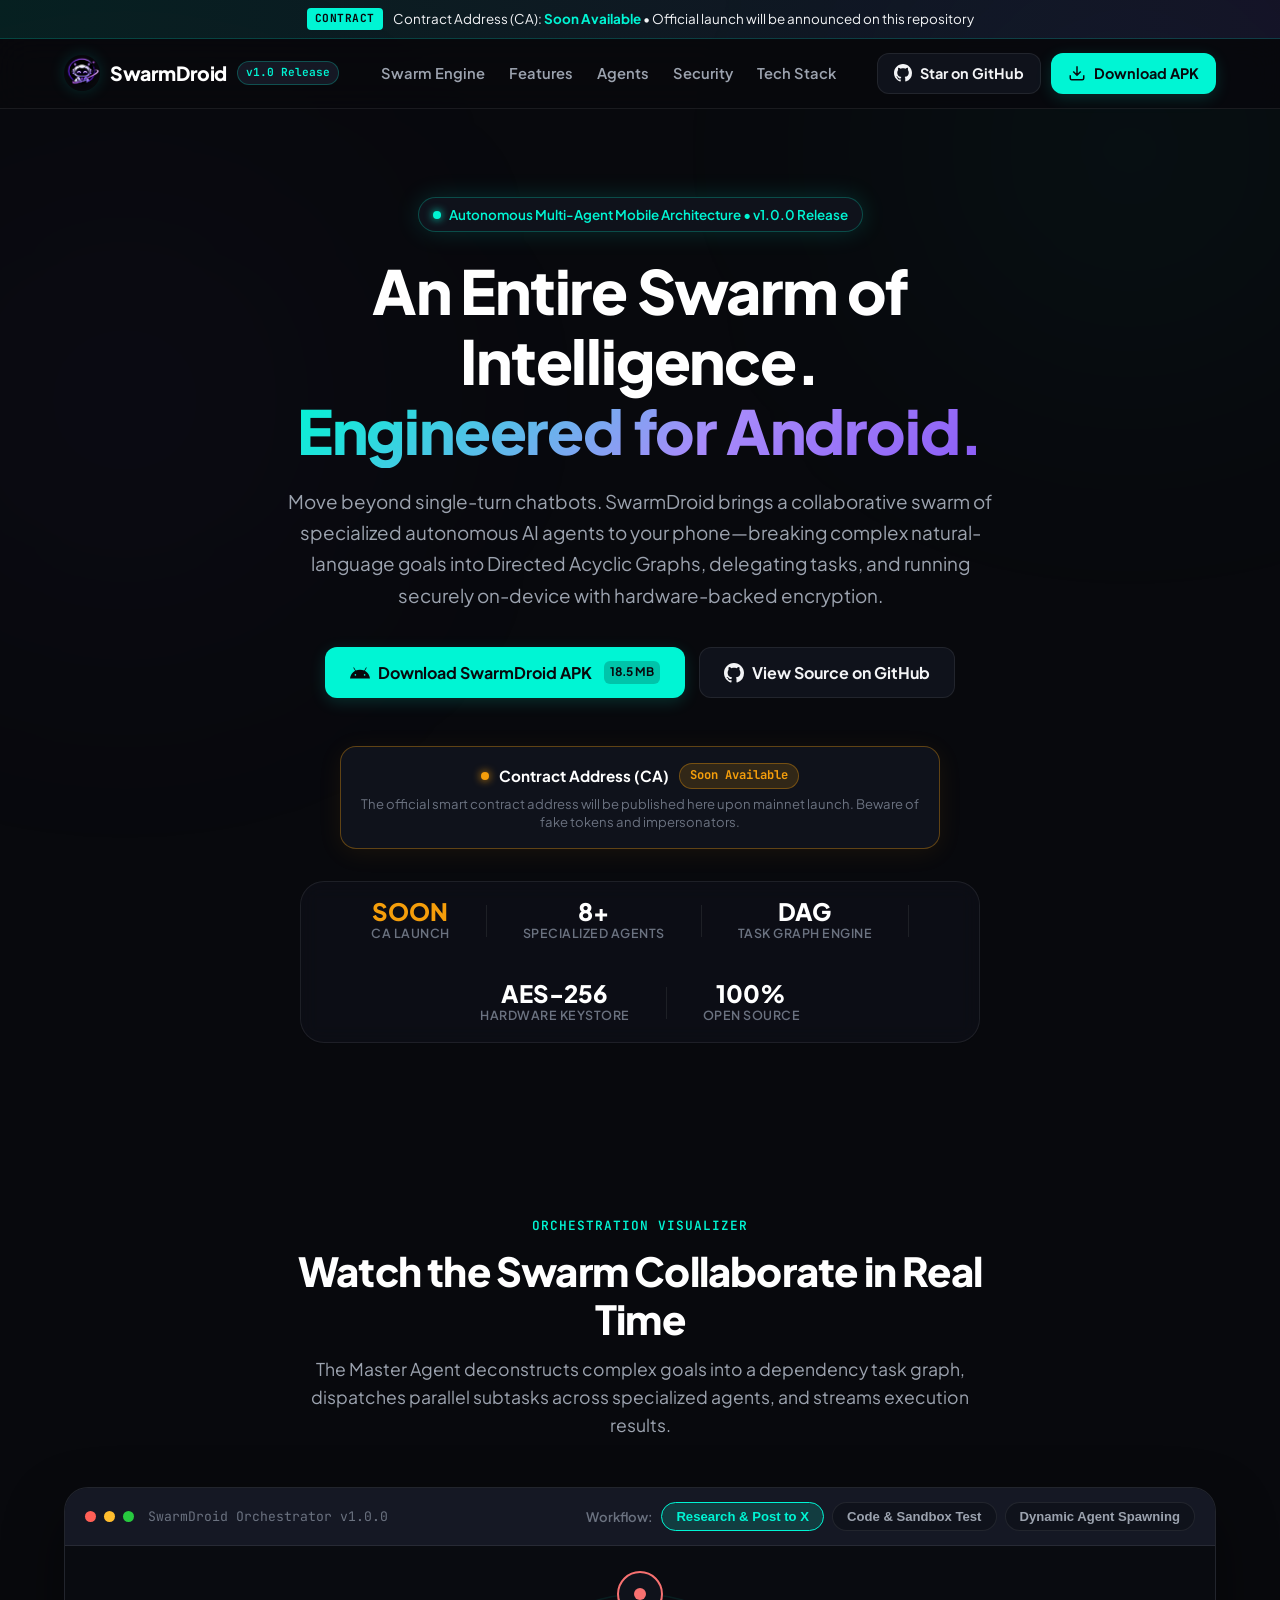
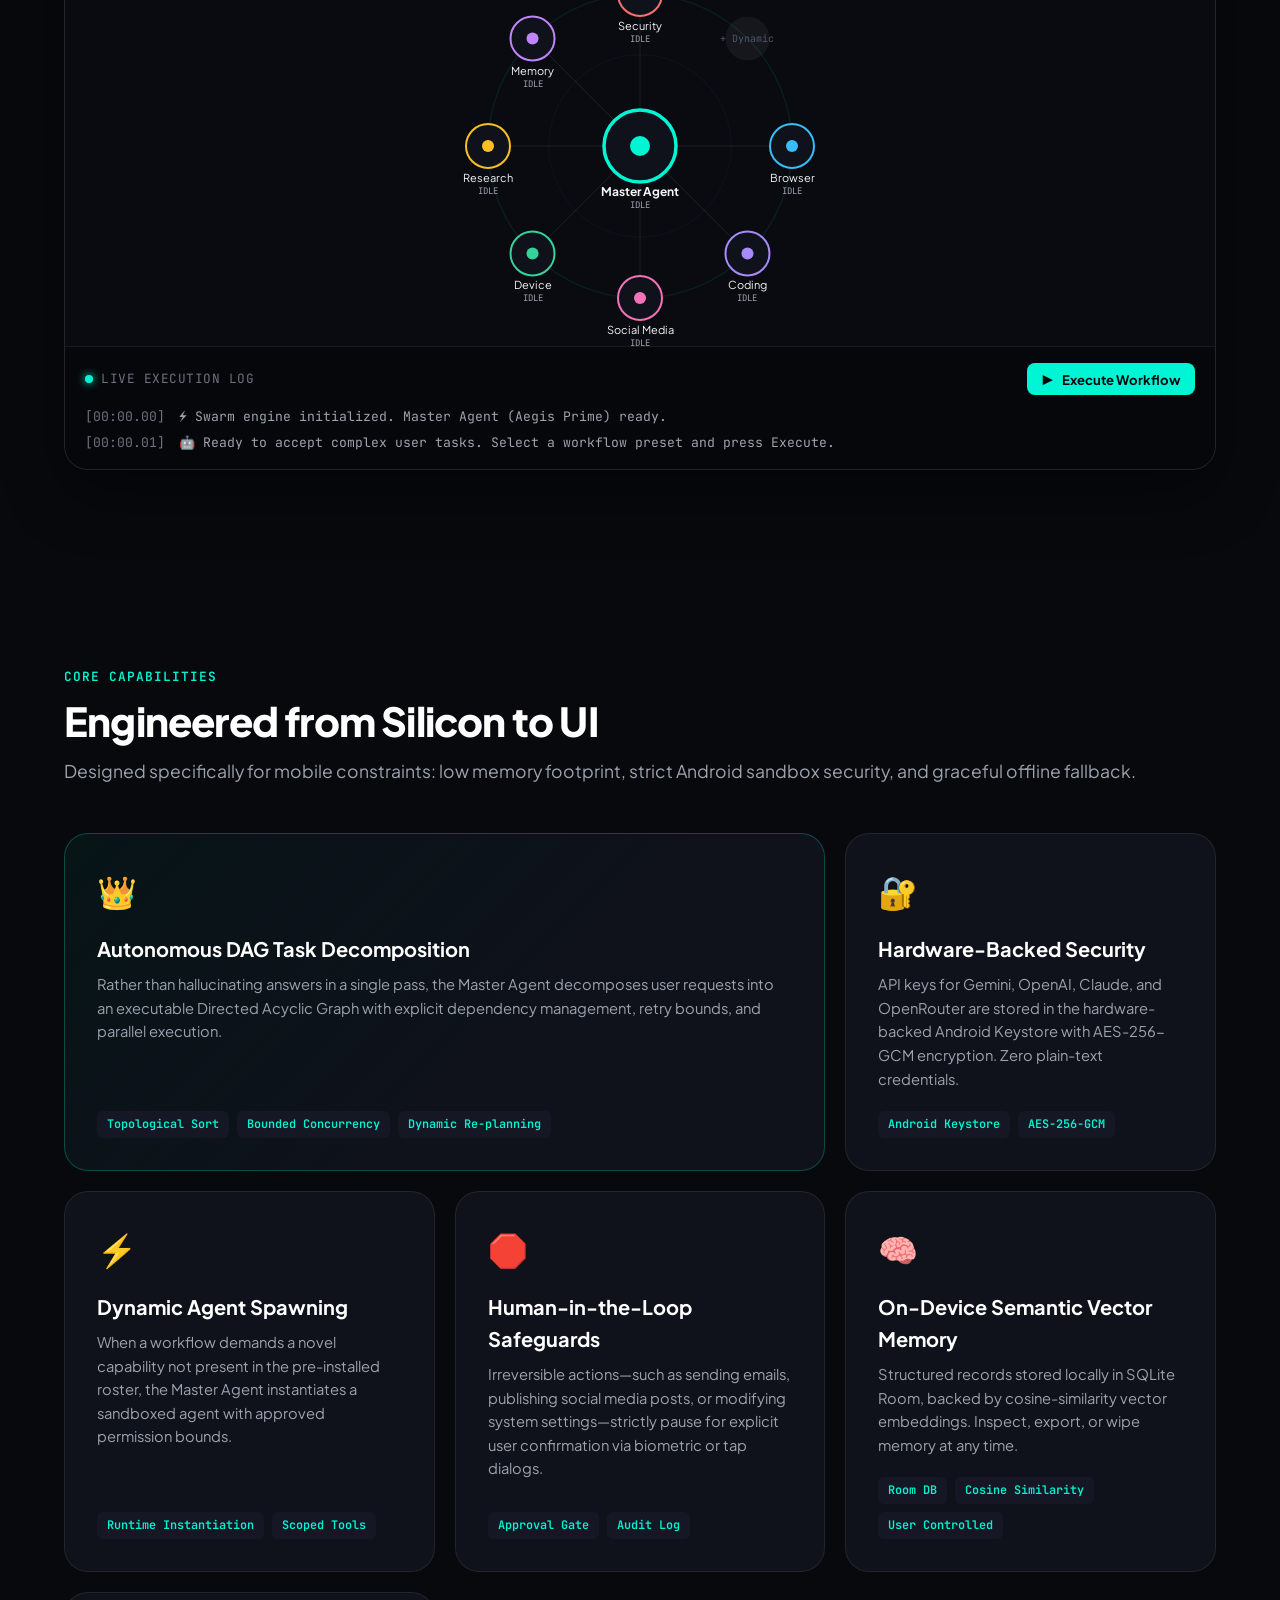
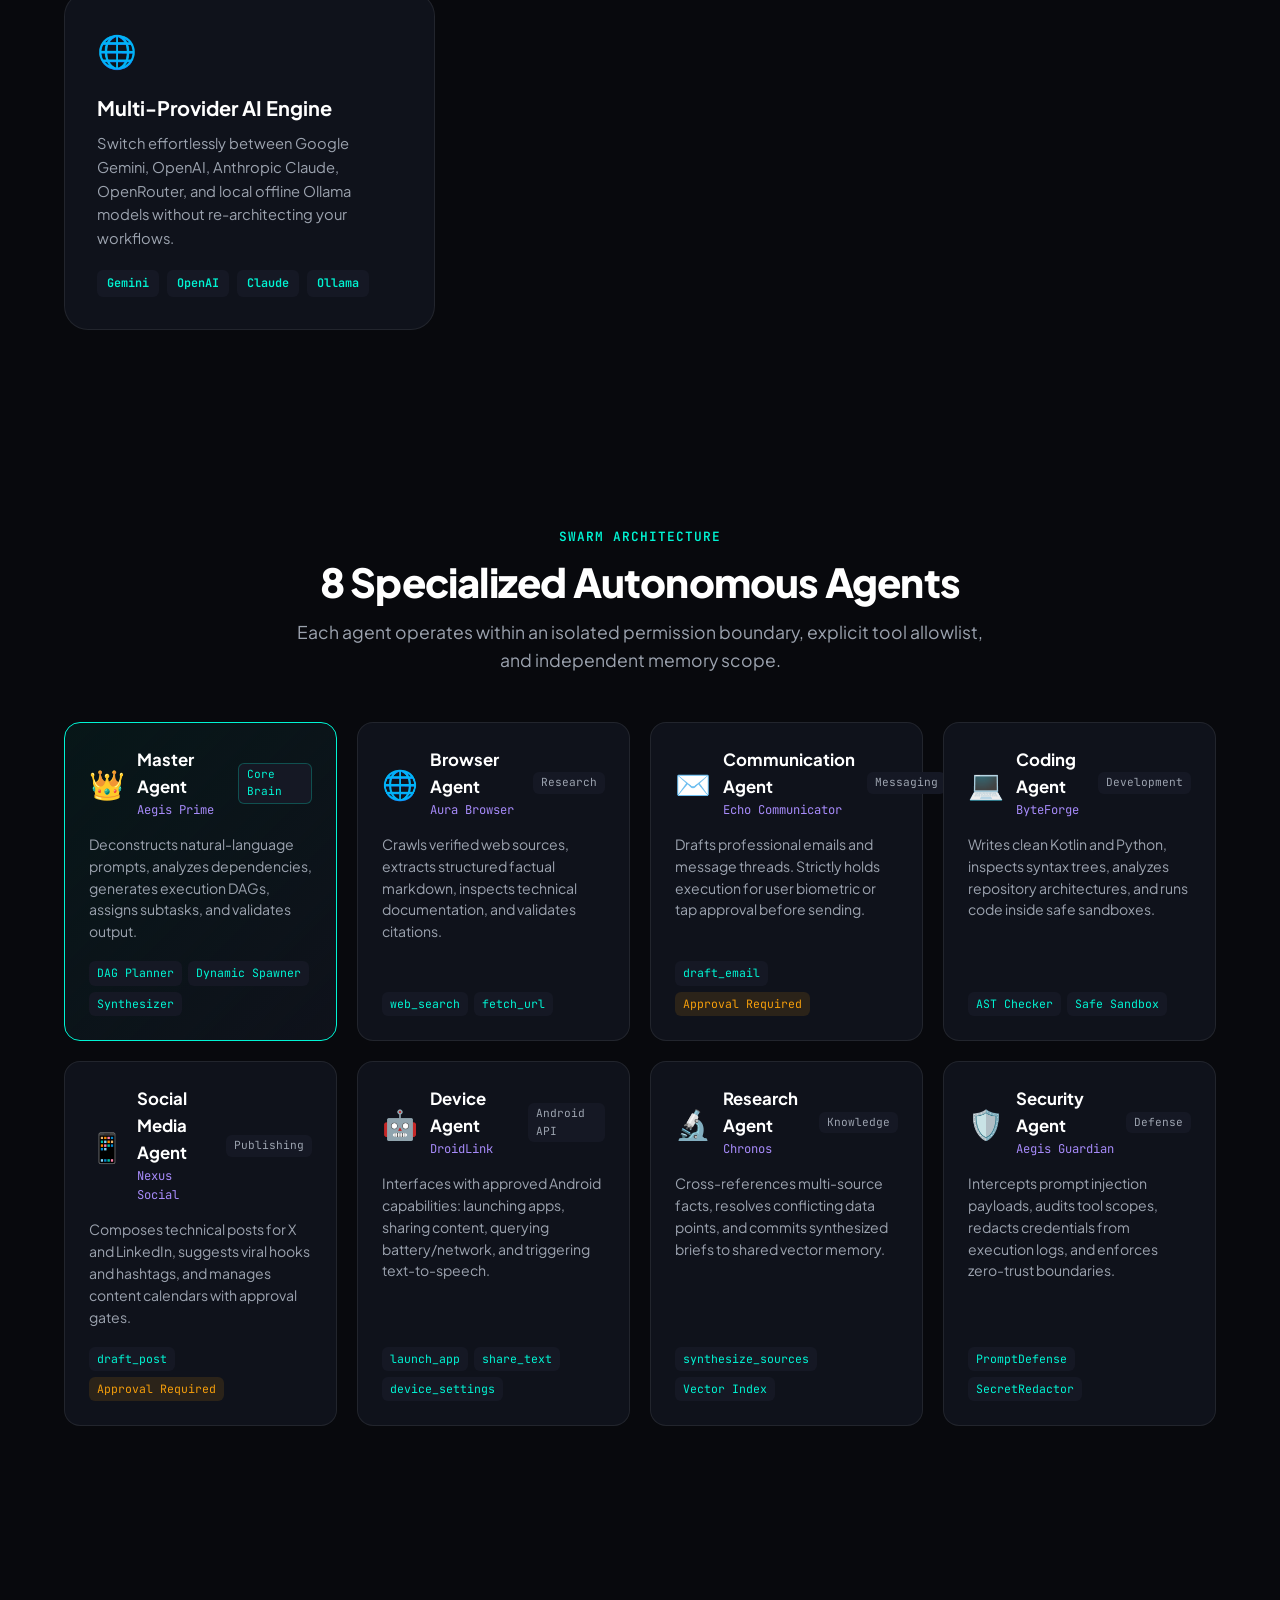
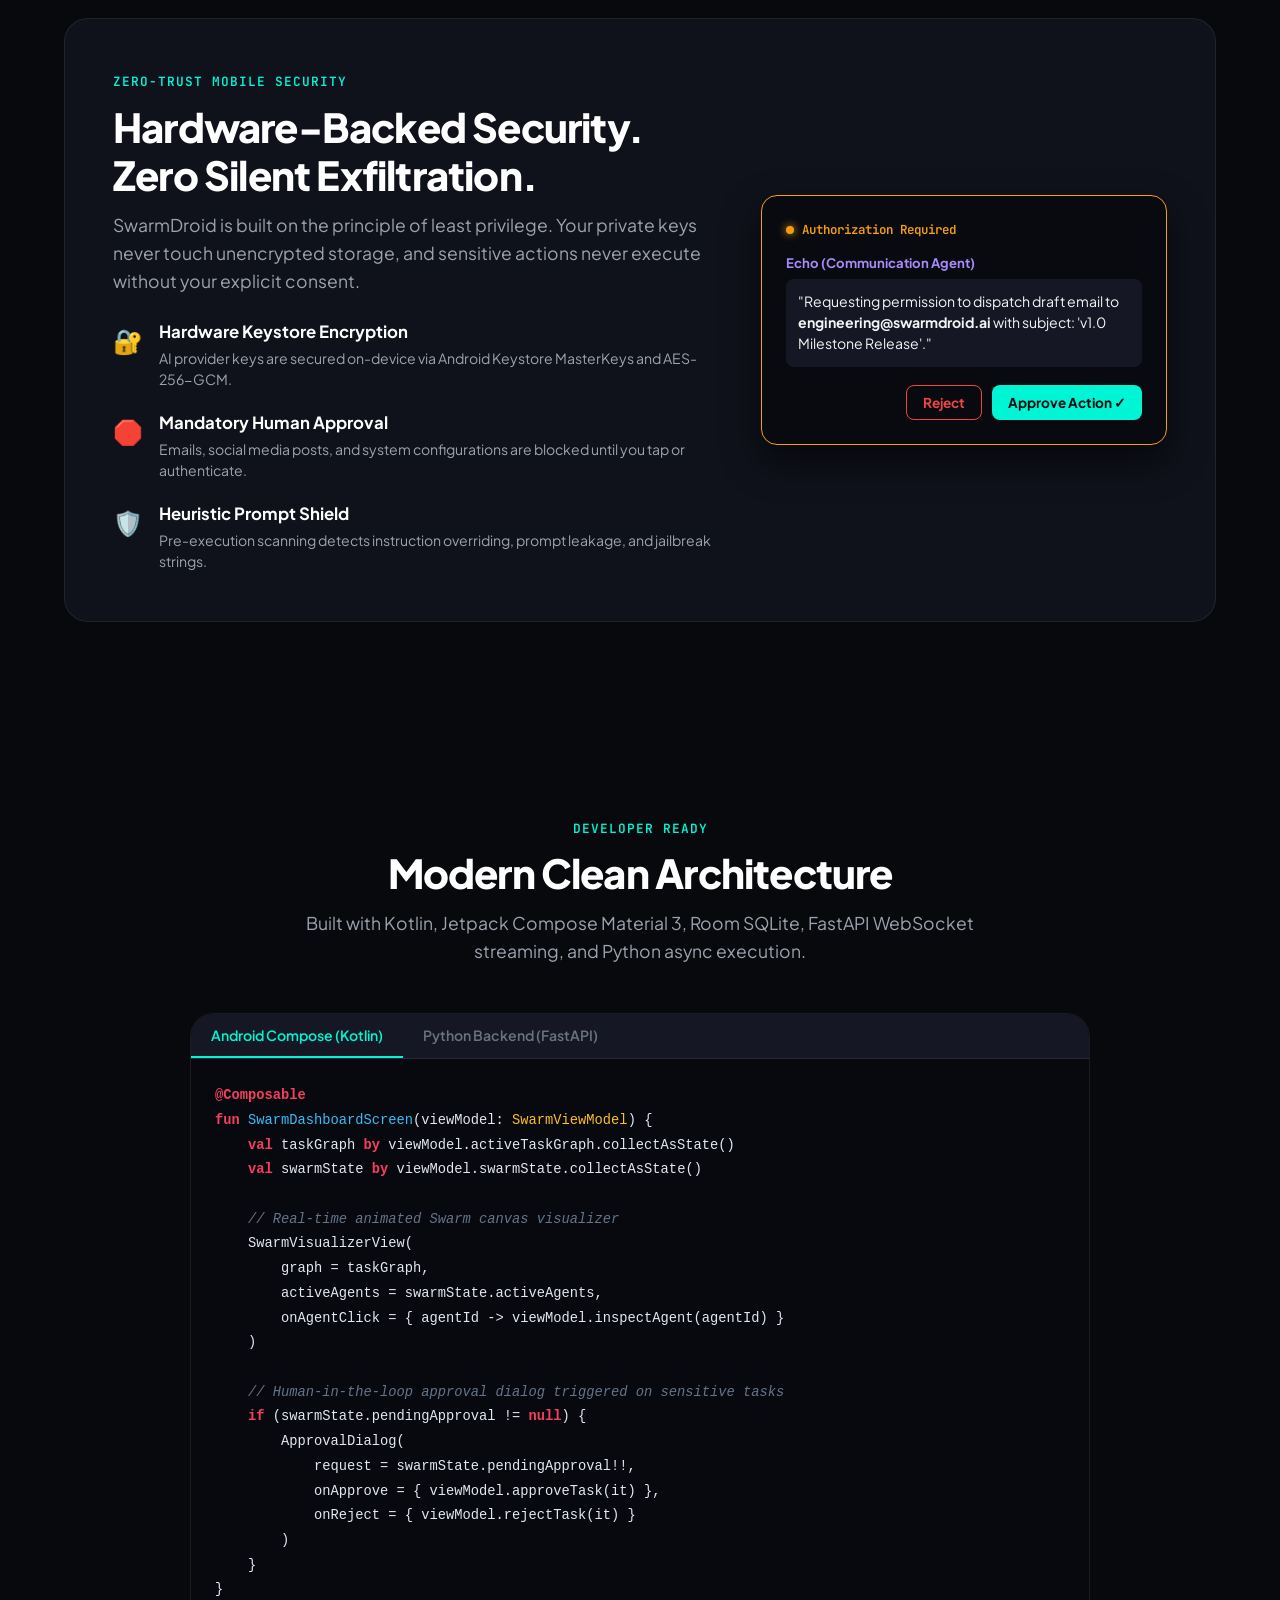
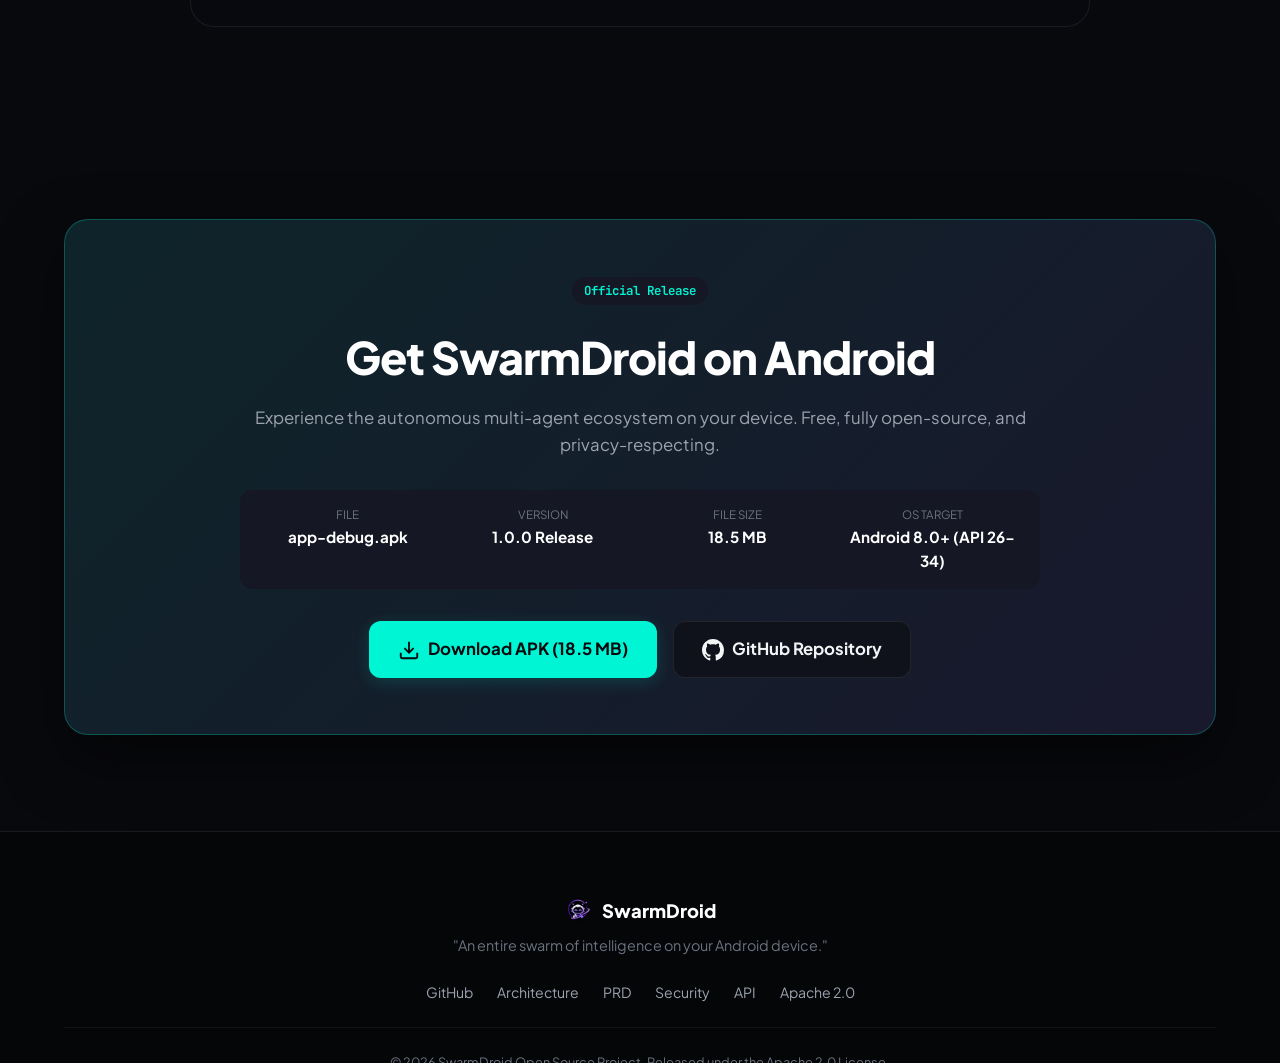
<file: index.html>
<!DOCTYPE html>
<html lang="en">
<head>
  <meta charset="UTF-8">
  <meta name="viewport" content="width=device-width, initial-scale=1.0, viewport-fit=cover">
  <title>SwarmDroid — Autonomous Multi-Agent AI Ecosystem for Android</title>
  <meta name="description" content="SwarmDroid is an advanced multi-agent AI ecosystem for Android. Orchestrate autonomous collaborative agents, plan DAG task workflows, and execute with hardware-backed Keystore security.">
  <meta name="theme-color" content="#08090D">

  <!-- OpenGraph & Twitter Cards -->
  <meta property="og:title" content="SwarmDroid — Multi-Agent AI Ecosystem for Android">
  <meta property="og:description" content="Orchestrate autonomous collaborative agents with DAG task execution and hardware-backed security on Android.">
  <meta property="og:image" content="assets/logo.png">
  <meta property="og:type" content="website">

  <!-- Favicon -->
  <link rel="icon" type="image/png" href="assets/logo.png">

  <!-- Google Fonts -->
  <link rel="preconnect" href="https://fonts.googleapis.com">
  <link rel="preconnect" href="https://fonts.gstatic.com" crossorigin>
  <link href="https://fonts.googleapis.com/css2?family=Plus+Jakarta+Sans:wght@400;500;600;700;800&family=JetBrains+Mono:wght@400;500;600&display=swap" rel="stylesheet">

  <!-- Stylesheet -->
  <link rel="stylesheet" href="css/style.css">
</head>
<body>

  <!-- Ambient Light Orbs -->
  <div class="ambient-glow glow-cyan"></div>
  <div class="ambient-glow glow-violet"></div>

  <!-- Top Announcement Bar -->
  <div class="announcement-bar">
    <div class="container announcement-content">
      <span class="announcement-badge">CONTRACT</span>
      <span>Contract Address (CA): <strong class="ca-highlight">Soon Available</strong> • Official launch will be announced on this repository</span>
    </div>
  </div>

  <!-- Navigation Bar -->
  <header class="navbar" id="top">
    <div class="nav-container">
      <a href="#top" class="brand">
        <img src="assets/logo.png" alt="SwarmDroid Logo" class="brand-logo">
        <span class="brand-name">SwarmDroid</span>
        <span class="brand-badge">v1.0 Release</span>
      </a>

      <!-- Desktop Nav Links -->
      <nav class="nav-links" id="nav-links">
        <a href="#swarm">Swarm Engine</a>
        <a href="#features">Features</a>
        <a href="#agents">Agents</a>
        <a href="#security">Security</a>
        <a href="#tech">Tech Stack</a>
        <a href="#download" class="nav-link-mobile-cta">Download APK</a>
      </nav>

      <!-- Nav Actions -->
      <div class="nav-actions">
        <a href="https://github.com/swarm-droid/swarmdroid" target="_blank" rel="noopener noreferrer" class="btn btn-github">
          <svg class="icon" viewBox="0 0 24 24" width="18" height="18" fill="currentColor">
            <path d="M12 0C5.37 0 0 5.37 0 12c0 5.31 3.435 9.795 8.205 11.385.6.105.825-.255.825-.57 0-.285-.015-1.23-.015-2.235-3.015.555-3.795-.735-4.035-1.41-.135-.345-.72-1.41-1.23-1.695-.42-.225-1.02-.78-.015-.795.945-.015 1.62.87 1.845 1.23 1.08 1.815 2.805 1.305 3.495.99.105-.78.42-1.305.765-1.605-2.67-.3-5.46-1.335-5.46-5.925 0-1.305.465-2.385 1.23-3.225-.12-.3-.54-1.53.12-3.18 0 0 1.005-.315 3.3 1.23.96-.27 1.98-.405 3-.405s2.04.135 3 .405c2.295-1.56 3.3-1.23 3.3-1.23.66 1.65.24 2.88.12 3.18.765.84 1.23 1.905 1.23 3.225 0 4.605-2.805 5.625-5.475 5.925.435.375.81 1.095.81 2.22 0 1.605-.015 2.895-.015 3.3 0 .315.225.69.825.57A12.02 12.02 0 0024 12c0-6.63-5.37-12-12-12z"/>
          </svg>
          <span class="btn-text">Star on GitHub</span>
        </a>
        <a href="assets/app-debug.apk" class="btn btn-primary" download="SwarmDroid-v1.0.apk">
          <svg class="icon" viewBox="0 0 24 24" width="18" height="18" fill="none" stroke="currentColor" stroke-width="2">
            <path d="M21 15v4a2 2 0 01-2 2H5a2 2 0 01-2-2v-4M7 10l5 5 5-5M12 15V3"/>
          </svg>
          <span class="btn-text">Download APK</span>
        </a>
        <!-- Hamburger Menu Toggle Button -->
        <button class="mobile-menu-btn" id="mobile-menu-btn" aria-label="Toggle navigation menu" aria-expanded="false">
          <span></span><span></span><span></span>
        </button>
      </div>
    </div>
  </header>

  <!-- Main Hero Section -->
  <section class="hero-section">
    <div class="container hero-container">
      <div class="hero-badge">
        <span class="badge-dot"></span>
        <span>Autonomous Multi-Agent Mobile Architecture • v1.0.0 Release</span>
      </div>

      <h1 class="hero-title">
        An Entire Swarm of Intelligence.<br>
        <span class="gradient-text">Engineered for Android.</span>
      </h1>

      <p class="hero-description">
        Move beyond single-turn chatbots. SwarmDroid brings a collaborative swarm of specialized autonomous AI agents to your phone—breaking complex natural-language goals into Directed Acyclic Graphs, delegating tasks, and running securely on-device with hardware-backed encryption.
      </p>

      <div class="hero-cta-group">
        <a href="assets/app-debug.apk" class="btn btn-primary btn-lg" download="SwarmDroid-v1.0.apk">
          <svg viewBox="0 0 24 24" width="20" height="20" fill="currentColor">
            <path d="M17.523 15.3414c-.5511 0-.9993-.4486-.9993-.9997s.4482-.9993.9993-.9993c.551 0 .9993.4482.9993.9993s-.4483.9997-.9993.9997m-11.046 0c-.5511 0-.9993-.4486-.9993-.9997s.4482-.9993.9993-.9993c.5511 0 .9993.4482.9993.9993s-.4482.9997-.9993.9997m11.4045-6.02l1.9967-3.4583a.416.416 0 00-.1521-.5676.416.416 0 00-.5676.1521l-2.0223 3.503C15.5902 8.4111 13.8533 8.0945 12 8.0945s-3.5902.3166-5.1362.8561L4.8415 5.4476a.416.416 0 00-.5676-.1521.416.416 0 00-.1521.5676l1.9967 3.4583C2.6889 11.1867.3432 14.6589 0 18.745h24c-.3432-4.0861-2.6889-7.5583-6.1185-9.4236"/>
          </svg>
          <span>Download SwarmDroid APK</span>
          <span class="btn-meta-tag">18.5 MB</span>
        </a>
        <a href="https://github.com/swarm-droid/swarmdroid" target="_blank" rel="noopener noreferrer" class="btn btn-secondary btn-lg">
          <svg viewBox="0 0 24 24" width="20" height="20" fill="currentColor">
            <path d="M12 0C5.37 0 0 5.37 0 12c0 5.31 3.435 9.795 8.205 11.385.6.105.825-.255.825-.57 0-.285-.015-1.23-.015-2.235-3.015.555-3.795-.735-4.035-1.41-.135-.345-.72-1.41-1.23-1.695-.42-.225-1.02-.78-.015-.795.945-.015 1.62.87 1.845 1.23 1.08 1.815 2.805 1.305 3.495.99.105-.78.42-1.305.765-1.605-2.67-.3-5.46-1.335-5.46-5.925 0-1.305.465-2.385 1.23-3.225-.12-.3-.54-1.53.12-3.18 0 0 1.005-.315 3.3 1.23.96-.27 1.98-.405 3-.405s2.04.135 3 .405c2.295-1.56 3.3-1.23 3.3-1.23.66 1.65.24 2.88.12 3.18.765.84 1.23 1.905 1.23 3.225 0 4.605-2.805 5.625-5.475 5.925.435.375.81 1.095.81 2.22 0 1.605-.015 2.895-.015 3.3 0 .315.225.69.825.57A12.02 12.02 0 0024 12c0-6.63-5.37-12-12-12z"/>
          </svg>
          <span>View Source on GitHub</span>
        </a>
      </div>

      <!-- Contract Address Status Card -->
      <div class="ca-status-card">
        <div class="ca-header">
          <span class="ca-dot"></span>
          <span class="ca-title">Contract Address (CA)</span>
          <span class="ca-status-pill">Soon Available</span>
        </div>
        <p class="ca-description">The official smart contract address will be published here upon mainnet launch. Beware of fake tokens and impersonators.</p>
      </div>

      <!-- Trust Metrics -->
      <div class="metrics-row">
        <div class="metric-card">
          <span class="metric-val ca-metric">SOON</span>
          <span class="metric-lbl">CA Launch</span>
        </div>
        <div class="metric-divider"></div>
        <div class="metric-card">
          <span class="metric-val">8+</span>
          <span class="metric-lbl">Specialized Agents</span>
        </div>
        <div class="metric-divider"></div>
        <div class="metric-card">
          <span class="metric-val">DAG</span>
          <span class="metric-lbl">Task Graph Engine</span>
        </div>
        <div class="metric-divider"></div>
        <div class="metric-card">
          <span class="metric-val">AES-256</span>
          <span class="metric-lbl">Hardware Keystore</span>
        </div>
        <div class="metric-divider"></div>
        <div class="metric-card">
          <span class="metric-val">100%</span>
          <span class="metric-lbl">Open Source</span>
        </div>
      </div>
    </div>
  </section>

  <!-- Interactive Swarm Engine Terminal Section -->
  <section class="section terminal-section" id="swarm">
    <div class="container">
      <div class="section-header text-center">
        <span class="section-tag">Orchestration Visualizer</span>
        <h2 class="section-title">Watch the Swarm Collaborate in Real Time</h2>
        <p class="section-subtitle">
          The Master Agent deconstructs complex goals into a dependency task graph, dispatches parallel subtasks across specialized agents, and streams execution results.
        </p>
      </div>

      <!-- Live Terminal & Visualizer Card -->
      <div class="terminal-card">
        <!-- Top Toolbar -->
        <div class="terminal-toolbar">
          <div class="terminal-dots">
            <span class="dot dot-red"></span>
            <span class="dot dot-yellow"></span>
            <span class="dot dot-green"></span>
            <span class="terminal-tab-title">SwarmDroid Orchestrator v1.0.0</span>
          </div>

          <div class="workflow-presets">
            <span class="presets-label">Workflow:</span>
            <button class="preset-pill active" data-flow="research_social">Research & Post to X</button>
            <button class="preset-pill" data-flow="code_debug">Code & Sandbox Test</button>
            <button class="preset-pill" data-flow="dynamic_agent">Dynamic Agent Spawning</button>
          </div>
        </div>

        <!-- Node Graph Stage -->
        <div class="graph-stage-wrapper">
          <canvas id="swarm-canvas" class="swarm-canvas"></canvas>
        </div>

        <!-- Live Execution Log Stream -->
        <div class="terminal-log-panel">
          <div class="log-panel-header">
            <div class="log-panel-title">
              <span class="pulse-indicator"></span>
              <span>Live Execution Log</span>
            </div>
            <button id="btn-run-simulation" class="btn btn-run">
              <span class="run-icon">▶</span>
              <span>Execute Workflow</span>
            </button>
          </div>

          <div id="sim-log-stream" class="terminal-stream">
            <div class="log-line system"><span class="log-time">[00:00.00]</span> ⚡ Swarm engine initialized. Master Agent (Aegis Prime) ready.</div>
            <div class="log-line info"><span class="log-time">[00:00.01]</span> 🤖 Ready to accept complex user tasks. Select a workflow preset and press Execute.</div>
          </div>
        </div>
      </div>
    </div>
  </section>

  <!-- Bento Features Grid Section -->
  <section class="section features-section" id="features">
    <div class="container">
      <div class="section-header">
        <span class="section-tag">Core Capabilities</span>
        <h2 class="section-title">Engineered from Silicon to UI</h2>
        <p class="section-subtitle">
          Designed specifically for mobile constraints: low memory footprint, strict Android sandbox security, and graceful offline fallback.
        </p>
      </div>

      <div class="bento-grid">
        <!-- Bento 1: Master Agent DAG -->
        <div class="bento-card bento-wide">
          <div class="bento-icon">👑</div>
          <h3 class="bento-title">Autonomous DAG Task Decomposition</h3>
          <p class="bento-desc">
            Rather than hallucinating answers in a single pass, the Master Agent decomposes user requests into an executable Directed Acyclic Graph with explicit dependency management, retry bounds, and parallel execution.
          </p>
          <div class="bento-tags">
            <span class="tag">Topological Sort</span>
            <span class="tag">Bounded Concurrency</span>
            <span class="tag">Dynamic Re-planning</span>
          </div>
        </div>

        <!-- Bento 2: Hardware Keystore -->
        <div class="bento-card">
          <div class="bento-icon">🔐</div>
          <h3 class="bento-title">Hardware-Backed Security</h3>
          <p class="bento-desc">
            API keys for Gemini, OpenAI, Claude, and OpenRouter are stored in the hardware-backed Android Keystore with AES-256-GCM encryption. Zero plain-text credentials.
          </p>
          <div class="bento-tags">
            <span class="tag">Android Keystore</span>
            <span class="tag">AES-256-GCM</span>
          </div>
        </div>

        <!-- Bento 3: Dynamic Agent Spawning -->
        <div class="bento-card">
          <div class="bento-icon">⚡</div>
          <h3 class="bento-title">Dynamic Agent Spawning</h3>
          <p class="bento-desc">
            When a workflow demands a novel capability not present in the pre-installed roster, the Master Agent instantiates a sandboxed agent with approved permission bounds.
          </p>
          <div class="bento-tags">
            <span class="tag">Runtime Instantiation</span>
            <span class="tag">Scoped Tools</span>
          </div>
        </div>

        <!-- Bento 4: Human-in-the-Loop -->
        <div class="bento-card">
          <div class="bento-icon">🛑</div>
          <h3 class="bento-title">Human-in-the-Loop Safeguards</h3>
          <p class="bento-desc">
            Irreversible actions—such as sending emails, publishing social media posts, or modifying system settings—strictly pause for explicit user confirmation via biometric or tap dialogs.
          </p>
          <div class="bento-tags">
            <span class="tag">Approval Gate</span>
            <span class="tag">Audit Log</span>
          </div>
        </div>

        <!-- Bento 5: Vector Memory -->
        <div class="bento-card">
          <div class="bento-icon">🧠</div>
          <h3 class="bento-title">On-Device Semantic Vector Memory</h3>
          <p class="bento-desc">
            Structured records stored locally in SQLite Room, backed by cosine-similarity vector embeddings. Inspect, export, or wipe memory at any time.
          </p>
          <div class="bento-tags">
            <span class="tag">Room DB</span>
            <span class="tag">Cosine Similarity</span>
            <span class="tag">User Controlled</span>
          </div>
        </div>

        <!-- Bento 6: Multi-Provider Engine -->
        <div class="bento-card">
          <div class="bento-icon">🌐</div>
          <h3 class="bento-title">Multi-Provider AI Engine</h3>
          <p class="bento-desc">
            Switch effortlessly between Google Gemini, OpenAI, Anthropic Claude, OpenRouter, and local offline Ollama models without re-architecting your workflows.
          </p>
          <div class="bento-tags">
            <span class="tag">Gemini</span>
            <span class="tag">OpenAI</span>
            <span class="tag">Claude</span>
            <span class="tag">Ollama</span>
          </div>
        </div>
      </div>
    </div>
  </section>

  <!-- Specialized Agents Directory Section -->
  <section class="section agents-section" id="agents">
    <div class="container">
      <div class="section-header text-center">
        <span class="section-tag">Swarm Architecture</span>
        <h2 class="section-title">8 Specialized Autonomous Agents</h2>
        <p class="section-subtitle">
          Each agent operates within an isolated permission boundary, explicit tool allowlist, and independent memory scope.
        </p>
      </div>

      <div class="agents-grid">
        <!-- Master Agent -->
        <div class="agent-card master-agent">
          <div class="agent-header">
            <span class="agent-emoji">👑</span>
            <div>
              <h3 class="agent-name">Master Agent</h3>
              <span class="agent-code">Aegis Prime</span>
            </div>
            <span class="badge-role">Core Brain</span>
          </div>
          <p class="agent-summary">
            Deconstructs natural-language prompts, analyzes dependencies, generates execution DAGs, assigns subtasks, and validates output.
          </p>
          <div class="agent-foot">
            <span class="pill-tag">DAG Planner</span>
            <span class="pill-tag">Dynamic Spawner</span>
            <span class="pill-tag">Synthesizer</span>
          </div>
        </div>

        <!-- Browser Agent -->
        <div class="agent-card">
          <div class="agent-header">
            <span class="agent-emoji">🌐</span>
            <div>
              <h3 class="agent-name">Browser Agent</h3>
              <span class="agent-code">Aura Browser</span>
            </div>
            <span class="badge-role">Research</span>
          </div>
          <p class="agent-summary">
            Crawls verified web sources, extracts structured factual markdown, inspects technical documentation, and validates citations.
          </p>
          <div class="agent-foot">
            <span class="pill-tag">web_search</span>
            <span class="pill-tag">fetch_url</span>
          </div>
        </div>

        <!-- Communication Agent -->
        <div class="agent-card">
          <div class="agent-header">
            <span class="agent-emoji">✉️</span>
            <div>
              <h3 class="agent-name">Communication Agent</h3>
              <span class="agent-code">Echo Communicator</span>
            </div>
            <span class="badge-role">Messaging</span>
          </div>
          <p class="agent-summary">
            Drafts professional emails and message threads. Strictly holds execution for user biometric or tap approval before sending.
          </p>
          <div class="agent-foot">
            <span class="pill-tag">draft_email</span>
            <span class="pill-tag pill-approval">Approval Required</span>
          </div>
        </div>

        <!-- Coding Agent -->
        <div class="agent-card">
          <div class="agent-header">
            <span class="agent-emoji">💻</span>
            <div>
              <h3 class="agent-name">Coding Agent</h3>
              <span class="agent-code">ByteForge</span>
            </div>
            <span class="badge-role">Development</span>
          </div>
          <p class="agent-summary">
            Writes clean Kotlin and Python, inspects syntax trees, analyzes repository architectures, and runs code inside safe sandboxes.
          </p>
          <div class="agent-foot">
            <span class="pill-tag">AST Checker</span>
            <span class="pill-tag">Safe Sandbox</span>
          </div>
        </div>

        <!-- Social Media Agent -->
        <div class="agent-card">
          <div class="agent-header">
            <span class="agent-emoji">📱</span>
            <div>
              <h3 class="agent-name">Social Media Agent</h3>
              <span class="agent-code">Nexus Social</span>
            </div>
            <span class="badge-role">Publishing</span>
          </div>
          <p class="agent-summary">
            Composes technical posts for X and LinkedIn, suggests viral hooks and hashtags, and manages content calendars with approval gates.
          </p>
          <div class="agent-foot">
            <span class="pill-tag">draft_post</span>
            <span class="pill-tag pill-approval">Approval Required</span>
          </div>
        </div>

        <!-- Device Agent -->
        <div class="agent-card">
          <div class="agent-header">
            <span class="agent-emoji">🤖</span>
            <div>
              <h3 class="agent-name">Device Agent</h3>
              <span class="agent-code">DroidLink</span>
            </div>
            <span class="badge-role">Android API</span>
          </div>
          <p class="agent-summary">
            Interfaces with approved Android capabilities: launching apps, sharing content, querying battery/network, and triggering text-to-speech.
          </p>
          <div class="agent-foot">
            <span class="pill-tag">launch_app</span>
            <span class="pill-tag">share_text</span>
            <span class="pill-tag">device_settings</span>
          </div>
        </div>

        <!-- Research Agent -->
        <div class="agent-card">
          <div class="agent-header">
            <span class="agent-emoji">🔬</span>
            <div>
              <h3 class="agent-name">Research Agent</h3>
              <span class="agent-code">Chronos</span>
            </div>
            <span class="badge-role">Knowledge</span>
          </div>
          <p class="agent-summary">
            Cross-references multi-source facts, resolves conflicting data points, and commits synthesized briefs to shared vector memory.
          </p>
          <div class="agent-foot">
            <span class="pill-tag">synthesize_sources</span>
            <span class="pill-tag">Vector Index</span>
          </div>
        </div>

        <!-- Security Agent -->
        <div class="agent-card">
          <div class="agent-header">
            <span class="agent-emoji">🛡️</span>
            <div>
              <h3 class="agent-name">Security Agent</h3>
              <span class="agent-code">Aegis Guardian</span>
            </div>
            <span class="badge-role">Defense</span>
          </div>
          <p class="agent-summary">
            Intercepts prompt injection payloads, audits tool scopes, redacts credentials from execution logs, and enforces zero-trust boundaries.
          </p>
          <div class="agent-foot">
            <span class="pill-tag">PromptDefense</span>
            <span class="pill-tag">SecretRedactor</span>
          </div>
        </div>
      </div>
    </div>
  </section>

  <!-- Security & Privacy Section -->
  <section class="section security-section" id="security">
    <div class="container">
      <div class="security-card">
        <div class="security-info">
          <span class="section-tag">Zero-Trust Mobile Security</span>
          <h2 class="section-title">Hardware-Backed Security.<br>Zero Silent Exfiltration.</h2>
          <p class="section-subtitle">
            SwarmDroid is built on the principle of least privilege. Your private keys never touch unencrypted storage, and sensitive actions never execute without your explicit consent.
          </p>

          <div class="sec-points">
            <div class="sec-point">
              <span class="sec-icon">🔐</span>
              <div>
                <h4>Hardware Keystore Encryption</h4>
                <p>AI provider keys are secured on-device via Android Keystore MasterKeys and AES-256-GCM.</p>
              </div>
            </div>

            <div class="sec-point">
              <span class="sec-icon">🛑</span>
              <div>
                <h4>Mandatory Human Approval</h4>
                <p>Emails, social media posts, and system configurations are blocked until you tap or authenticate.</p>
              </div>
            </div>

            <div class="sec-point">
              <span class="sec-icon">🛡️</span>
              <div>
                <h4>Heuristic Prompt Shield</h4>
                <p>Pre-execution scanning detects instruction overriding, prompt leakage, and jailbreak strings.</p>
              </div>
            </div>
          </div>
        </div>

        <div class="security-preview">
          <div class="approval-card-mockup">
            <div class="mockup-header">
              <span class="mockup-warning-dot"></span>
              <span>Authorization Required</span>
            </div>
            <div class="mockup-body">
              <span class="mockup-agent">Echo (Communication Agent)</span>
              <p class="mockup-action">"Requesting permission to dispatch draft email to <strong>engineering@swarmdroid.ai</strong> with subject: 'v1.0 Milestone Release'."</p>
            </div>
            <div class="mockup-actions">
              <button class="mockup-btn btn-deny">Reject</button>
              <button class="mockup-btn btn-confirm">Approve Action ✓</button>
            </div>
          </div>
        </div>
      </div>
    </div>
  </section>

  <!-- Architecture & Code Quickstart Section -->
  <section class="section code-section" id="tech">
    <div class="container">
      <div class="section-header text-center">
        <span class="section-tag">Developer Ready</span>
        <h2 class="section-title">Modern Clean Architecture</h2>
        <p class="section-subtitle">
          Built with Kotlin, Jetpack Compose Material 3, Room SQLite, FastAPI WebSocket streaming, and Python async execution.
        </p>
      </div>

      <div class="code-box">
        <div class="code-tabs">
          <button class="tab-btn active" data-tab="kotlin">Android Compose (Kotlin)</button>
          <button class="tab-btn" data-tab="python">Python Backend (FastAPI)</button>
        </div>

        <div id="tab-kotlin" class="code-content active">
          <pre><code><span class="kw">@Composable</span>
<span class="kw">fun</span> <span class="fn">SwarmDashboardScreen</span>(viewModel: <span class="type">SwarmViewModel</span>) {
    <span class="kw">val</span> taskGraph <span class="kw">by</span> viewModel.activeTaskGraph.collectAsState()
    <span class="kw">val</span> swarmState <span class="kw">by</span> viewModel.swarmState.collectAsState()

    <span class="comment">// Real-time animated Swarm canvas visualizer</span>
    SwarmVisualizerView(
        graph = taskGraph,
        activeAgents = swarmState.activeAgents,
        onAgentClick = { agentId -> viewModel.inspectAgent(agentId) }
    )

    <span class="comment">// Human-in-the-loop approval dialog triggered on sensitive tasks</span>
    <span class="kw">if</span> (swarmState.pendingApproval != <span class="kw">null</span>) {
        ApprovalDialog(
            request = swarmState.pendingApproval!!,
            onApprove = { viewModel.approveTask(it) },
            onReject = { viewModel.rejectTask(it) }
        )
    }
}</code></pre>
        </div>

        <div id="tab-python" class="code-content">
          <pre><code><span class="kw">from</span> backend.orchestration.swarm_orchestrator <span class="kw">import</span> swarm_orchestrator
<span class="kw">from</span> backend.security.security_core <span class="kw">import</span> PromptDefense

<span class="comment"># 1. Evaluate incoming prompt against injection attacks</span>
defense = PromptDefense.evaluate(user_prompt)
<span class="kw">if</span> <span class="kw">not</span> defense.is_safe:
    <span class="kw">raise</span> SecurityViolation(<span class="str">"Prompt injection detected"</span>)

<span class="comment"># 2. Deconstruct goal into DAG & orchestrate parallel agents</span>
result = <span class="kw">await</span> swarm_orchestrator.handle_user_request(
    prompt=<span class="str">"Research Android AI runtimes and draft technical summary"</span>,
    user_id=<span class="str">"user_mobile_01"</span>
)

<span class="comment"># 3. Stream real-time events over WebSocket to Android client</span>
<span class="kw">await</span> websocket_manager.broadcast_event(result)</code></pre>
        </div>
      </div>
    </div>
  </section>

  <!-- Download APK Call-to-Action Section -->
  <section class="section download-section" id="download">
    <div class="container">
      <div class="download-banner">
        <div class="download-content">
          <div class="download-badge">Official Release</div>
          <h2 class="download-heading">Get SwarmDroid on Android</h2>
          <p class="download-subtext">
            Experience the autonomous multi-agent ecosystem on your device. Free, fully open-source, and privacy-respecting.
          </p>

          <div class="download-specs">
            <div class="spec-item">
              <span class="spec-label">File</span>
              <span class="spec-value">app-debug.apk</span>
            </div>
            <div class="spec-item">
              <span class="spec-label">Version</span>
              <span class="spec-value">1.0.0 Release</span>
            </div>
            <div class="spec-item">
              <span class="spec-label">File Size</span>
              <span class="spec-value">18.5 MB</span>
            </div>
            <div class="spec-item">
              <span class="spec-label">OS Target</span>
              <span class="spec-value">Android 8.0+ (API 26-34)</span>
            </div>
          </div>

          <div class="download-actions">
            <a href="assets/app-debug.apk" class="btn btn-primary btn-xl" download="SwarmDroid-v1.0.apk">
              <svg viewBox="0 0 24 24" width="22" height="22" fill="none" stroke="currentColor" stroke-width="2">
                <path d="M21 15v4a2 2 0 01-2 2H5a2 2 0 01-2-2v-4M7 10l5 5 5-5M12 15V3"/>
              </svg>
              <span>Download APK (18.5 MB)</span>
            </a>
            <a href="https://github.com/swarm-droid/swarmdroid" target="_blank" rel="noopener noreferrer" class="btn btn-secondary btn-xl">
              <svg viewBox="0 0 24 24" width="22" height="22" fill="currentColor">
                <path d="M12 0C5.37 0 0 5.37 0 12c0 5.31 3.435 9.795 8.205 11.385.6.105.825-.255.825-.57 0-.285-.015-1.23-.015-2.235-3.015.555-3.795-.735-4.035-1.41-.135-.345-.72-1.41-1.23-1.695-.42-.225-1.02-.78-.015-.795.945-.015 1.62.87 1.845 1.23 1.08 1.815 2.805 1.305 3.495.99.105-.78.42-1.305.765-1.605-2.67-.3-5.46-1.335-5.46-5.925 0-1.305.465-2.385 1.23-3.225-.12-.3-.54-1.53.12-3.18 0 0 1.005-.315 3.3 1.23.96-.27 1.98-.405 3-.405s2.04.135 3 .405c2.295-1.56 3.3-1.23 3.3-1.23.66 1.65.24 2.88.12 3.18.765.84 1.23 1.905 1.23 3.225 0 4.605-2.805 5.625-5.475 5.925.435.375.81 1.095.81 2.22 0 1.605-.015 2.895-.015 3.3 0 .315.225.69.825.57A12.02 12.02 0 0024 12c0-6.63-5.37-12-12-12z"/>
              </svg>
              <span>GitHub Repository</span>
            </a>
          </div>
        </div>
      </div>
    </div>
  </section>

  <!-- Professional Footer -->
  <footer class="footer">
    <div class="container footer-container">
      <div class="footer-top">
        <div class="footer-brand">
          <img src="assets/logo.png" alt="SwarmDroid Logo" class="footer-logo">
          <span class="footer-title">SwarmDroid</span>
        </div>
        <p class="footer-tagline">"An entire swarm of intelligence on your Android device."</p>
      </div>

      <div class="footer-nav">
        <a href="https://github.com/swarm-droid/swarmdroid" target="_blank" rel="noopener noreferrer">GitHub</a>
        <a href="https://github.com/swarm-droid/swarmdroid/blob/main/docs/ARCHITECTURE.md" target="_blank" rel="noopener noreferrer">Architecture</a>
        <a href="https://github.com/swarm-droid/swarmdroid/blob/main/docs/PRD.md" target="_blank" rel="noopener noreferrer">PRD</a>
        <a href="https://github.com/swarm-droid/swarmdroid/blob/main/docs/SECURITY.md" target="_blank" rel="noopener noreferrer">Security</a>
        <a href="https://github.com/swarm-droid/swarmdroid/blob/main/docs/API.md" target="_blank" rel="noopener noreferrer">API</a>
        <a href="https://github.com/swarm-droid/swarmdroid/blob/main/LICENSE" target="_blank" rel="noopener noreferrer">Apache 2.0</a>
      </div>

      <div class="footer-bottom">
        <p>© 2026 SwarmDroid Open Source Project. Released under the Apache 2.0 License.</p>
      </div>
    </div>
  </footer>

  <!-- Scripts -->
  <script src="js/swarm_simulator.js"></script>
  <script src="js/app.js"></script>
</body>
</html>
</file>
<file: css/style.css>
/* ========================================================
   SwarmDroid Design System
   Aesthetic: Premium Deep Matte Obsidian, Electric Cyan (#00F5D4), Violet (#8B5CF6)
   Clean, modern, developer-first product landing page
   ======================================================== */

:root {
  --bg-black: #08090D;
  --bg-card: #0F121B;
  --bg-elevated: #151824;
  --bg-hover: #1C2130;
  
  --border-subtle: rgba(255, 255, 255, 0.08);
  --border-glow: rgba(0, 245, 212, 0.25);
  --border-violet: rgba(139, 92, 246, 0.25);
  
  --cyan: #00F5D4;
  --cyan-dim: #00BF9F;
  --cyan-glow: rgba(0, 245, 212, 0.16);
  
  --violet: #8B5CF6;
  --violet-glow: rgba(139, 92, 246, 0.16);
  
  --text-primary: #F3F4F6;
  --text-secondary: #9CA3AF;
  --text-muted: #6B7280;
  
  --status-success: #10B981;
  --status-warning: #F59E0B;
  --status-error: #EF4444;
  
  --font-sans: 'Plus Jakarta Sans', -apple-system, BlinkMacSystemFont, 'Segoe UI', Roboto, sans-serif;
  --font-mono: 'JetBrains Mono', 'Fira Code', monospace;
  
  --radius-sm: 8px;
  --radius-md: 12px;
  --radius-lg: 16px;
  --radius-xl: 24px;
}

/* Reset & Base Setup */
*, *::before, *::after {
  box-sizing: border-box;
  margin: 0;
  padding: 0;
}

html {
  scroll-behavior: smooth;
  font-size: 16px;
  -webkit-text-size-adjust: 100%;
}

body {
  background-color: var(--bg-black);
  color: var(--text-primary);
  font-family: var(--font-sans);
  line-height: 1.6;
  overflow-x: hidden;
  position: relative;
  -webkit-font-smoothing: antialiased;
  -moz-osx-font-smoothing: grayscale;
}

/* Anchor Scroll Margin for Sticky Navbar */
section[id], div[id], [id] {
  scroll-margin-top: 88px;
}

/* Mobile Touch Optimization */
@media (hover: none) and (pointer: coarse) {
  * { -webkit-tap-highlight-color: transparent; }
  button, a, .preset-pill, .tab-btn {
    touch-action: manipulation;
  }
}

/* Ambient Cyber Glow Blobs */
.ambient-glow {
  position: fixed;
  border-radius: 50%;
  filter: blur(140px);
  pointer-events: none;
  z-index: 0;
}
.glow-cyan {
  width: 500px;
  height: 500px;
  top: -100px;
  right: -100px;
  background: radial-gradient(circle, rgba(0, 245, 212, 0.10) 0%, transparent 70%);
}
.glow-violet {
  width: 550px;
  height: 550px;
  bottom: 25%;
  left: -150px;
  background: radial-gradient(circle, rgba(139, 92, 246, 0.08) 0%, transparent 70%);
}

/* Standard Responsive Layout Container */
.container {
  width: 100%;
  max-width: 1200px;
  margin: 0 auto;
  padding: 0 24px;
  position: relative;
  z-index: 1;
}

/* Text Gradient Utilities */
.gradient-text {
  background: linear-gradient(135deg, var(--cyan) 0%, #A78BFA 60%, var(--violet) 100%);
  -webkit-background-clip: text;
  -webkit-text-fill-color: transparent;
}

/* ========================================================
   Announcement Bar (Contract Address)
   ======================================================== */
.announcement-bar {
  background: linear-gradient(90deg, rgba(0, 245, 212, 0.10) 0%, rgba(139, 92, 246, 0.10) 100%);
  border-bottom: 1px solid rgba(0, 245, 212, 0.18);
  padding: 8px 16px;
  font-size: 0.84rem;
  text-align: center;
  position: relative;
  z-index: 1002;
}
.announcement-content {
  display: flex;
  align-items: center;
  justify-content: center;
  gap: 10px;
  flex-wrap: wrap;
}
.announcement-badge {
  font-family: var(--font-mono);
  font-size: 0.70rem;
  font-weight: 700;
  background: var(--cyan);
  color: #08090D;
  padding: 2px 8px;
  border-radius: 4px;
  letter-spacing: 0.5px;
}
.ca-highlight {
  color: var(--cyan);
  font-weight: 700;
}

/* CA Status Card */
.ca-status-card {
  background: var(--bg-card);
  border: 1px solid rgba(245, 158, 11, 0.35);
  border-radius: var(--radius-lg);
  padding: 16px 20px;
  margin-bottom: 32px;
  max-width: 600px;
  width: 100%;
  text-align: center;
  box-shadow: 0 4px 24px rgba(245, 158, 11, 0.08);
}
.ca-header {
  display: flex;
  align-items: center;
  justify-content: center;
  gap: 10px;
  margin-bottom: 6px;
}
.ca-dot {
  width: 8px;
  height: 8px;
  border-radius: 50%;
  background: var(--status-warning);
  box-shadow: 0 0 8px var(--status-warning);
}
.ca-title {
  font-weight: 700;
  font-size: 0.95rem;
  color: #FFFFFF;
}
.ca-status-pill {
  font-family: var(--font-mono);
  font-size: 0.76rem;
  font-weight: 700;
  background: rgba(245, 158, 11, 0.15);
  color: var(--status-warning);
  border: 1px solid rgba(245, 158, 11, 0.35);
  padding: 2px 10px;
  border-radius: 20px;
}
.ca-description {
  font-size: 0.82rem;
  color: var(--text-muted);
  line-height: 1.4;
}
.ca-metric {
  color: var(--status-warning) !important;
}

/* ========================================================
   Navigation Bar
   ======================================================== */
.navbar {
  position: sticky;
  top: 0;
  background: rgba(8, 9, 13, 0.88);
  backdrop-filter: blur(16px);
  -webkit-backdrop-filter: blur(16px);
  border-bottom: 1px solid var(--border-subtle);
  z-index: 1000;
  padding: 14px 0;
  transition: all 0.25s ease;
}

.nav-container {
  max-width: 1200px;
  margin: 0 auto;
  padding: 0 24px;
  display: flex;
  align-items: center;
  justify-content: space-between;
  position: relative;
}

/* Brand Logo & Name */
.brand {
  display: flex;
  align-items: center;
  gap: 10px;
  text-decoration: none;
  color: var(--text-primary);
  flex-shrink: 0;
  user-select: none;
}
.brand-logo {
  width: 36px;
  height: 36px;
  border-radius: 50%;
  object-fit: cover;
  box-shadow: 0 0 16px var(--cyan-glow);
  flex-shrink: 0;
}
.brand-name {
  font-size: 1.22rem;
  font-weight: 800;
  letter-spacing: -0.4px;
  color: #FFFFFF;
}
.brand-badge {
  font-size: 0.70rem;
  font-family: var(--font-mono);
  font-weight: 600;
  background: var(--bg-elevated);
  color: var(--cyan);
  padding: 2px 8px;
  border-radius: 20px;
  border: 1px solid var(--border-glow);
  white-space: nowrap;
}

/* Nav Links */
.nav-links {
  display: flex;
  align-items: center;
  gap: 24px;
}
.nav-links a {
  color: var(--text-secondary);
  text-decoration: none;
  font-size: 0.92rem;
  font-weight: 600;
  transition: color 0.2s ease;
  white-space: nowrap;
}
.nav-links a:hover {
  color: var(--cyan);
}
.nav-link-mobile-cta {
  display: none;
}

/* Nav Actions */
.nav-actions {
  display: flex;
  align-items: center;
  gap: 10px;
  flex-shrink: 0;
}

/* Button Component System */
.btn {
  display: inline-flex;
  align-items: center;
  justify-content: center;
  gap: 8px;
  font-family: var(--font-sans);
  font-weight: 700;
  text-decoration: none;
  border-radius: var(--radius-md);
  border: 1px solid transparent;
  cursor: pointer;
  white-space: nowrap;
  transition: all 0.2s cubic-bezier(0.16, 1, 0.3, 1);
  min-height: 40px;
  padding: 8px 16px;
  font-size: 0.9rem;
}
.btn:active {
  transform: scale(0.98);
}

.btn-primary {
  background: var(--cyan);
  color: #08090D;
  box-shadow: 0 4px 16px var(--cyan-glow);
}
.btn-primary:hover {
  background: #25F9DD;
  box-shadow: 0 6px 24px rgba(0, 245, 212, 0.32);
  transform: translateY(-1px);
}

.btn-secondary {
  background: var(--bg-card);
  color: var(--text-primary);
  border-color: var(--border-subtle);
}
.btn-secondary:hover {
  background: var(--bg-elevated);
  border-color: rgba(255, 255, 255, 0.2);
  transform: translateY(-1px);
}

.btn-github {
  background: var(--bg-card);
  color: var(--text-primary);
  border-color: var(--border-subtle);
}
.btn-github:hover {
  border-color: var(--violet);
  color: #C4B5FD;
}

.btn-lg {
  min-height: 48px;
  padding: 12px 24px;
  font-size: 1rem;
}
.btn-xl {
  min-height: 52px;
  padding: 14px 28px;
  font-size: 1.05rem;
}
.btn-meta-tag {
  font-size: 0.74rem;
  background: rgba(0, 0, 0, 0.2);
  padding: 2px 6px;
  border-radius: 6px;
  margin-left: 4px;
}

/* Mobile Menu Button (Hamburger) */
.mobile-menu-btn {
  display: none;
  background: var(--bg-card);
  border: 1px solid var(--border-subtle);
  color: var(--text-primary);
  width: 40px;
  height: 40px;
  border-radius: 10px;
  cursor: pointer;
  flex-direction: column;
  align-items: center;
  justify-content: center;
  gap: 5px;
  padding: 0;
  transition: all 0.2s ease;
  z-index: 1001;
}
.mobile-menu-btn span {
  display: block;
  width: 18px;
  height: 2px;
  background: var(--text-primary);
  border-radius: 2px;
  transition: all 0.25s cubic-bezier(0.16, 1, 0.3, 1);
  transform-origin: center;
}
.mobile-menu-btn.active span:nth-child(1) {
  transform: translateY(7px) rotate(45deg);
  background: var(--cyan);
}
.mobile-menu-btn.active span:nth-child(2) {
  opacity: 0;
  transform: scaleX(0);
}
.mobile-menu-btn.active span:nth-child(3) {
  transform: translateY(-7px) rotate(-45deg);
  background: var(--cyan);
}

/* ========================================================
   Hero Section
   ======================================================== */
.hero-section {
  padding: clamp(48px, 8vw, 88px) 0 clamp(40px, 6vw, 72px);
  position: relative;
  z-index: 1;
}
.hero-container {
  display: flex;
  flex-direction: column;
  align-items: center;
  text-align: center;
  max-width: 900px;
}

.hero-badge {
  display: inline-flex;
  align-items: center;
  gap: 8px;
  background: var(--bg-card);
  border: 1px solid var(--border-glow);
  padding: 6px 14px;
  border-radius: 30px;
  font-size: clamp(0.75rem, 2vw, 0.84rem);
  font-weight: 600;
  color: var(--cyan);
  margin-bottom: 24px;
  box-shadow: 0 0 24px var(--cyan-glow);
}
.badge-dot {
  width: 8px;
  height: 8px;
  border-radius: 50%;
  background: var(--cyan);
  box-shadow: 0 0 8px var(--cyan);
  animation: pulseDot 2s infinite ease-in-out;
}
@keyframes pulseDot {
  0%, 100% { opacity: 1; transform: scale(1); }
  50% { opacity: 0.4; transform: scale(0.8); }
}

.hero-title {
  font-size: clamp(2.1rem, 5.5vw, 3.8rem);
  font-weight: 800;
  line-height: 1.15;
  letter-spacing: -1.2px;
  margin-bottom: 20px;
  color: #FFFFFF;
}

.hero-description {
  font-size: clamp(1rem, 2vw, 1.18rem);
  color: var(--text-secondary);
  line-height: 1.65;
  max-width: 720px;
  margin-bottom: 36px;
}

.hero-cta-group {
  display: flex;
  gap: 14px;
  align-items: center;
  justify-content: center;
  flex-wrap: wrap;
  margin-bottom: 48px;
  width: 100%;
}

/* Metrics Row */
.metrics-row {
  display: flex;
  align-items: center;
  justify-content: center;
  gap: clamp(16px, 4vw, 36px);
  padding: 16px 24px;
  background: rgba(15, 18, 27, 0.6);
  border: 1px solid var(--border-subtle);
  border-radius: var(--radius-xl);
  backdrop-filter: blur(10px);
  width: 100%;
  max-width: 680px;
  flex-wrap: wrap;
}
.metric-card {
  display: flex;
  flex-direction: column;
  align-items: center;
}
.metric-val {
  font-size: clamp(1.2rem, 3vw, 1.5rem);
  font-weight: 800;
  color: #FFFFFF;
  line-height: 1.1;
}
.metric-lbl {
  font-size: 0.78rem;
  color: var(--text-muted);
  font-weight: 600;
  text-transform: uppercase;
  letter-spacing: 0.5px;
}
.metric-divider {
  width: 1px;
  height: 32px;
  background: var(--border-subtle);
}

/* ========================================================
   Section Headers
   ======================================================== */
.section {
  padding: clamp(56px, 8vw, 96px) 0;
  position: relative;
  z-index: 1;
}
.section-header {
  margin-bottom: clamp(32px, 5vw, 48px);
}
.section-header.text-center {
  text-align: center;
  max-width: 720px;
  margin-left: auto;
  margin-right: auto;
}
.section-tag {
  display: inline-block;
  font-family: var(--font-mono);
  font-size: 0.8rem;
  font-weight: 600;
  color: var(--cyan);
  text-transform: uppercase;
  letter-spacing: 1px;
  margin-bottom: 10px;
}
.section-title {
  font-size: clamp(1.8rem, 4vw, 2.5rem);
  font-weight: 800;
  letter-spacing: -0.8px;
  color: #FFFFFF;
  line-height: 1.2;
  margin-bottom: 12px;
}
.section-subtitle {
  font-size: clamp(0.95rem, 1.8vw, 1.1rem);
  color: var(--text-secondary);
  line-height: 1.6;
}

/* ========================================================
   Interactive Swarm Engine Terminal
   ======================================================== */
.terminal-card {
  background: var(--bg-card);
  border: 1px solid var(--border-subtle);
  border-radius: var(--radius-xl);
  overflow: hidden;
  box-shadow: 0 24px 60px rgba(0, 0, 0, 0.45);
}

.terminal-toolbar {
  padding: 14px 20px;
  background: var(--bg-elevated);
  border-bottom: 1px solid var(--border-subtle);
  display: flex;
  align-items: center;
  justify-content: space-between;
  flex-wrap: wrap;
  gap: 12px;
}
.terminal-dots {
  display: flex;
  align-items: center;
  gap: 8px;
}
.dot {
  width: 11px;
  height: 11px;
  border-radius: 50%;
}
.dot-red { background: #FF5F56; }
.dot-yellow { background: #FFBD2E; }
.dot-green { background: #27C93F; }

.terminal-tab-title {
  font-family: var(--font-mono);
  font-size: 0.82rem;
  color: var(--text-muted);
  margin-left: 6px;
}

.workflow-presets {
  display: flex;
  align-items: center;
  gap: 8px;
  overflow-x: auto;
  -webkit-overflow-scrolling: touch;
  scrollbar-width: none;
}
.workflow-presets::-webkit-scrollbar {
  display: none;
}
.presets-label {
  font-size: 0.82rem;
  color: var(--text-muted);
  font-weight: 600;
  white-space: nowrap;
}
.preset-pill {
  background: var(--bg-card);
  border: 1px solid var(--border-subtle);
  color: var(--text-secondary);
  padding: 6px 14px;
  border-radius: 20px;
  font-size: 0.82rem;
  font-weight: 600;
  cursor: pointer;
  white-space: nowrap;
  transition: all 0.2s ease;
  flex-shrink: 0;
}
.preset-pill:hover,
.preset-pill.active {
  background: var(--cyan-glow);
  border-color: var(--cyan);
  color: var(--cyan);
}

.graph-stage-wrapper {
  background: #090B10;
  width: 100%;
  position: relative;
  overflow: hidden;
}
.swarm-canvas {
  display: block;
  width: 100%;
  height: auto;
}

.terminal-log-panel {
  background: #06070A;
  border-top: 1px solid var(--border-subtle);
  padding: 16px 20px;
}
.log-panel-header {
  display: flex;
  align-items: center;
  justify-content: space-between;
  margin-bottom: 12px;
}
.log-panel-title {
  display: flex;
  align-items: center;
  gap: 8px;
  font-family: var(--font-mono);
  font-size: 0.8rem;
  color: var(--text-muted);
  text-transform: uppercase;
  letter-spacing: 0.5px;
}
.pulse-indicator {
  width: 8px;
  height: 8px;
  border-radius: 50%;
  background: var(--cyan);
  box-shadow: 0 0 8px var(--cyan);
}

.btn-run {
  background: var(--cyan);
  color: #08090D;
  border: none;
  padding: 6px 14px;
  font-size: 0.82rem;
  border-radius: var(--radius-sm);
  min-height: 32px;
  font-weight: 700;
}
.btn-run:hover {
  background: #2DFCE1;
}

.terminal-stream {
  font-family: var(--font-mono);
  font-size: 0.82rem;
  max-height: 120px;
  overflow-y: auto;
  display: flex;
  flex-direction: column;
  gap: 6px;
  line-height: 1.5;
}
.log-line {
  color: var(--text-secondary);
}
.log-line .log-time {
  color: var(--text-muted);
  margin-right: 6px;
}
.log-line.active { color: var(--cyan); }
.log-line.success { color: var(--status-success); }
.log-line.approval { color: var(--status-warning); }

/* ========================================================
   Bento Grid Section
   ======================================================== */
.bento-grid {
  display: grid;
  grid-template-columns: repeat(3, 1fr);
  gap: 20px;
}
.bento-card {
  background: var(--bg-card);
  border: 1px solid var(--border-subtle);
  border-radius: var(--radius-xl);
  padding: clamp(20px, 3vw, 32px);
  display: flex;
  flex-direction: column;
  transition: all 0.25s ease;
}
.bento-card:hover {
  border-color: rgba(255, 255, 255, 0.16);
  transform: translateY(-2px);
}
.bento-wide {
  grid-column: span 2;
  background: linear-gradient(135deg, rgba(0, 245, 212, 0.05) 0%, var(--bg-card) 60%);
  border-color: var(--border-glow);
}

.bento-icon {
  font-size: 2rem;
  margin-bottom: 16px;
}
.bento-title {
  font-size: 1.25rem;
  font-weight: 700;
  color: #FFFFFF;
  margin-bottom: 8px;
}
.bento-desc {
  font-size: 0.92rem;
  color: var(--text-secondary);
  line-height: 1.6;
  margin-bottom: 20px;
  flex-grow: 1;
}
.bento-tags {
  display: flex;
  flex-wrap: wrap;
  gap: 8px;
}
.tag {
  font-family: var(--font-mono);
  font-size: 0.74rem;
  font-weight: 600;
  background: var(--bg-elevated);
  color: var(--cyan);
  padding: 4px 10px;
  border-radius: 6px;
}

/* ========================================================
   Agents Directory Grid
   ======================================================== */
.agents-grid {
  display: grid;
  grid-template-columns: repeat(auto-fill, minmax(min(100%, 260px), 1fr));
  gap: 20px;
}
.agent-card {
  background: var(--bg-card);
  border: 1px solid var(--border-subtle);
  border-radius: var(--radius-lg);
  padding: 24px;
  display: flex;
  flex-direction: column;
  transition: all 0.25s ease;
}
.agent-card:hover {
  border-color: var(--violet);
  transform: translateY(-3px);
}
.master-agent {
  border-color: var(--cyan);
  background: linear-gradient(135deg, rgba(0, 245, 212, 0.06) 0%, var(--bg-card) 100%);
}

.agent-header {
  display: flex;
  align-items: center;
  gap: 12px;
  margin-bottom: 14px;
}
.agent-emoji {
  font-size: 1.8rem;
}
.agent-name {
  font-size: 1.05rem;
  font-weight: 700;
  color: #FFFFFF;
}
.agent-code {
  font-family: var(--font-mono);
  font-size: 0.76rem;
  color: #A78BFA;
  display: block;
}
.badge-role {
  margin-left: auto;
  font-size: 0.70rem;
  font-family: var(--font-mono);
  background: var(--bg-elevated);
  color: var(--text-secondary);
  padding: 2px 8px;
  border-radius: 6px;
}
.master-agent .badge-role {
  color: var(--cyan);
  border: 1px solid var(--border-glow);
}

.agent-summary {
  font-size: 0.88rem;
  color: var(--text-secondary);
  line-height: 1.55;
  margin-bottom: 18px;
  flex-grow: 1;
}
.agent-foot {
  display: flex;
  flex-wrap: wrap;
  gap: 6px;
}
.pill-tag {
  font-family: var(--font-mono);
  font-size: 0.72rem;
  background: var(--bg-elevated);
  color: var(--cyan);
  padding: 3px 8px;
  border-radius: 6px;
}
.pill-approval {
  color: var(--status-warning);
  background: rgba(245, 158, 11, 0.12);
}

/* ========================================================
   Security & Privacy Card
   ======================================================== */
.security-card {
  background: var(--bg-card);
  border: 1px solid var(--border-subtle);
  border-radius: var(--radius-xl);
  padding: clamp(24px, 5vw, 48px);
  display: grid;
  grid-template-columns: 1.2fr 0.8fr;
  gap: 40px;
  align-items: center;
}
.sec-points {
  display: flex;
  flex-direction: column;
  gap: 20px;
  margin-top: 24px;
}
.sec-point {
  display: flex;
  gap: 16px;
  align-items: flex-start;
}
.sec-icon {
  font-size: 1.5rem;
  flex-shrink: 0;
  margin-top: 2px;
}
.sec-point h4 {
  font-size: 1.05rem;
  font-weight: 700;
  color: #FFFFFF;
  margin-bottom: 2px;
}
.sec-point p {
  font-size: 0.88rem;
  color: var(--text-secondary);
  line-height: 1.5;
}

/* Approval Mockup */
.approval-card-mockup {
  background: #080A10;
  border: 1px solid var(--status-warning);
  border-radius: var(--radius-lg);
  padding: 24px;
  box-shadow: 0 16px 36px rgba(0, 0, 0, 0.6);
}
.mockup-header {
  display: flex;
  align-items: center;
  gap: 8px;
  font-family: var(--font-mono);
  font-size: 0.78rem;
  color: var(--status-warning);
  font-weight: 600;
  margin-bottom: 12px;
}
.mockup-warning-dot {
  width: 8px;
  height: 8px;
  border-radius: 50%;
  background: var(--status-warning);
  box-shadow: 0 0 8px var(--status-warning);
}
.mockup-agent {
  font-size: 0.82rem;
  font-weight: 700;
  color: #A78BFA;
  display: block;
  margin-bottom: 6px;
}
.mockup-action {
  font-size: 0.88rem;
  color: var(--text-primary);
  background: var(--bg-elevated);
  padding: 12px;
  border-radius: 8px;
  margin-bottom: 18px;
  line-height: 1.5;
}
.mockup-actions {
  display: flex;
  justify-content: flex-end;
  gap: 10px;
}
.mockup-btn {
  font-family: var(--font-sans);
  font-size: 0.85rem;
  font-weight: 700;
  padding: 8px 16px;
  border-radius: 8px;
  cursor: pointer;
  border: none;
}
.btn-deny {
  background: transparent;
  color: var(--status-error);
  border: 1px solid var(--status-error);
}
.btn-confirm {
  background: var(--cyan);
  color: #08090D;
}

/* ========================================================
   Code Quickstart Box
   ======================================================== */
.code-box {
  background: #08090E;
  border: 1px solid var(--border-subtle);
  border-radius: var(--radius-xl);
  overflow: hidden;
  max-width: 900px;
  margin: 0 auto;
}
.code-tabs {
  display: flex;
  background: var(--bg-elevated);
  border-bottom: 1px solid var(--border-subtle);
  overflow-x: auto;
  -webkit-overflow-scrolling: touch;
}
.tab-btn {
  background: transparent;
  color: var(--text-muted);
  border: none;
  padding: 12px 20px;
  font-family: var(--font-sans);
  font-size: 0.88rem;
  font-weight: 600;
  cursor: pointer;
  border-bottom: 2px solid transparent;
  white-space: nowrap;
  transition: all 0.2s ease;
}
.tab-btn:hover {
  color: var(--text-primary);
}
.tab-btn.active {
  color: var(--cyan);
  border-bottom-color: var(--cyan);
}
.code-content {
  display: none;
  padding: clamp(16px, 3vw, 24px);
  overflow-x: auto;
  -webkit-overflow-scrolling: touch;
}
.code-content.active {
  display: block;
}
pre {
  font-family: var(--font-mono);
  font-size: 0.86rem;
  line-height: 1.65;
  color: #E2E8F0;
}
.kw { color: #F43F5E; font-weight: 600; }
.fn { color: #38BDF8; }
.str { color: #34D399; }
.comment { color: #64748B; font-style: italic; }
.type { color: #FBBF24; }

/* ========================================================
   Download Call to Action Section
   ======================================================== */
.download-banner {
  background: linear-gradient(135deg, rgba(0, 245, 212, 0.08) 0%, rgba(139, 92, 246, 0.08) 100%), var(--bg-card);
  border: 1px solid var(--border-glow);
  border-radius: var(--radius-xl);
  padding: clamp(28px, 6vw, 56px);
  box-shadow: 0 24px 60px rgba(0, 0, 0, 0.5);
}
.download-content {
  max-width: 800px;
  margin: 0 auto;
  text-align: center;
}
.download-badge {
  display: inline-block;
  font-family: var(--font-mono);
  font-size: 0.78rem;
  font-weight: 600;
  color: var(--cyan);
  background: var(--bg-elevated);
  padding: 4px 12px;
  border-radius: 20px;
  margin-bottom: 16px;
}
.download-heading {
  font-size: clamp(1.8rem, 4vw, 2.8rem);
  font-weight: 800;
  letter-spacing: -1px;
  color: #FFFFFF;
  margin-bottom: 12px;
}
.download-subtext {
  font-size: 1.05rem;
  color: var(--text-secondary);
  margin-bottom: 32px;
}

.download-specs {
  display: grid;
  grid-template-columns: repeat(4, 1fr);
  gap: 12px;
  background: var(--bg-elevated);
  padding: 16px;
  border-radius: var(--radius-md);
  margin-bottom: 32px;
}
.spec-item {
  display: flex;
  flex-direction: column;
}
.spec-label {
  font-size: 0.72rem;
  color: var(--text-muted);
  text-transform: uppercase;
}
.spec-value {
  font-size: 0.95rem;
  font-weight: 700;
  color: #FFFFFF;
}

.download-actions {
  display: flex;
  gap: 16px;
  justify-content: center;
  flex-wrap: wrap;
}

/* ========================================================
   Footer
   ======================================================== */
.footer {
  border-top: 1px solid var(--border-subtle);
  background: #050608;
  padding: clamp(40px, 6vw, 64px) 0 32px;
}
.footer-container {
  display: flex;
  flex-direction: column;
  align-items: center;
  text-align: center;
  gap: 24px;
}
.footer-brand {
  display: flex;
  align-items: center;
  gap: 10px;
  justify-content: center;
  margin-bottom: 8px;
}
.footer-logo {
  width: 28px;
  height: 28px;
  border-radius: 50%;
}
.footer-title {
  font-size: 1.15rem;
  font-weight: 800;
  color: #FFFFFF;
}
.footer-tagline {
  color: var(--text-muted);
  font-size: 0.9rem;
}
.footer-nav {
  display: flex;
  gap: clamp(12px, 3vw, 24px);
  flex-wrap: wrap;
  justify-content: center;
}
.footer-nav a {
  color: var(--text-secondary);
  text-decoration: none;
  font-size: 0.88rem;
  transition: color 0.2s ease;
}
.footer-nav a:hover {
  color: var(--cyan);
}
.footer-bottom {
  border-top: 1px solid rgba(255, 255, 255, 0.05);
  padding-top: 24px;
  width: 100%;
}
.footer-bottom p {
  font-size: 0.8rem;
  color: var(--text-muted);
}

/* ========================================================
   Responsive Media Queries
   ======================================================== */

/* Tablet & Mobile (<= 1024px) */
@media (max-width: 1024px) {
  .nav-container {
    padding: 0 16px;
  }
  .mobile-menu-btn {
    display: flex;
  }
  
  /* Dropdown Menu on Mobile/Tablet */
  .nav-links {
    display: none;
    position: absolute;
    top: 100%;
    left: 0;
    right: 0;
    width: 100%;
    background: rgba(12, 15, 24, 0.98);
    backdrop-filter: blur(24px);
    -webkit-backdrop-filter: blur(24px);
    border-bottom: 1px solid var(--border-glow);
    box-shadow: 0 20px 40px rgba(0, 0, 0, 0.7);
    flex-direction: column;
    padding: 16px 20px 24px;
    gap: 4px;
  }
  .nav-links.open {
    display: flex;
    animation: navSlide 0.22s cubic-bezier(0.16, 1, 0.3, 1) forwards;
  }
  @keyframes navSlide {
    from { opacity: 0; transform: translateY(-8px); }
    to { opacity: 1; transform: translateY(0); }
  }
  .nav-links a {
    width: 100%;
    padding: 12px 16px;
    border-radius: var(--radius-sm);
    font-size: 1rem;
    display: block;
    color: var(--text-primary);
  }
  .nav-links a:hover {
    background: var(--bg-elevated);
    color: var(--cyan);
  }
  .nav-link-mobile-cta {
    display: block !important;
    background: var(--cyan-glow);
    color: var(--cyan) !important;
    margin-top: 8px;
    font-weight: 700;
  }

  /* Compact top bar action buttons */
  .nav-actions .btn-github,
  .nav-actions .btn-primary {
    padding: 0;
    width: 38px;
    height: 38px;
    min-height: 38px;
    border-radius: var(--radius-sm);
  }
  .nav-actions .btn .btn-text {
    display: none;
  }
  
  /* Bento Grid Tablet Collapse */
  .bento-grid {
    grid-template-columns: 1fr;
  }
  .bento-wide {
    grid-column: span 1;
  }

  /* Security Card Collapse */
  .security-card {
    grid-template-columns: 1fr;
  }
}

/* Medium Phone (<= 768px) */
@media (max-width: 768px) {
  .hero-cta-group {
    flex-direction: column;
  }
  .hero-cta-group .btn {
    width: 100%;
  }
  .download-actions {
    flex-direction: column;
  }
  .download-actions .btn {
    width: 100%;
  }
  .download-specs {
    grid-template-columns: repeat(2, 1fr);
  }
  .terminal-toolbar {
    flex-direction: column;
    align-items: stretch;
  }
}

/* Small Phone (<= 600px) */
@media (max-width: 600px) {
  .container {
    padding: 0 16px;
  }
  .brand-badge {
    display: none;
  }
  .brand-name {
    font-size: 1.15rem;
  }
  .metrics-row {
    flex-direction: column;
    gap: 12px;
  }
  .metric-divider {
    display: none;
  }
}

/* Very Narrow Phone (<= 380px) */
@media (max-width: 380px) {
  .container {
    padding: 0 12px;
  }
  .nav-container {
    padding: 0 10px;
  }
  .nav-actions .btn-github {
    display: none;
  }
  .brand-logo {
    width: 30px;
    height: 30px;
  }
  .brand-name {
    font-size: 1.05rem;
  }
  .download-specs {
    grid-template-columns: 1fr;
  }
}

/* Safe Area Inset Support for Modern Phones */
@supports (padding: env(safe-area-inset-top)) {
  .navbar {
    padding-left: env(safe-area-inset-left, 0);
    padding-right: env(safe-area-inset-right, 0);
  }
  body {
    padding-left: env(safe-area-inset-left, 0);
    padding-right: env(safe-area-inset-right, 0);
  }
  .footer {
    padding-bottom: max(32px, env(safe-area-inset-bottom));
  }
}
</file>
